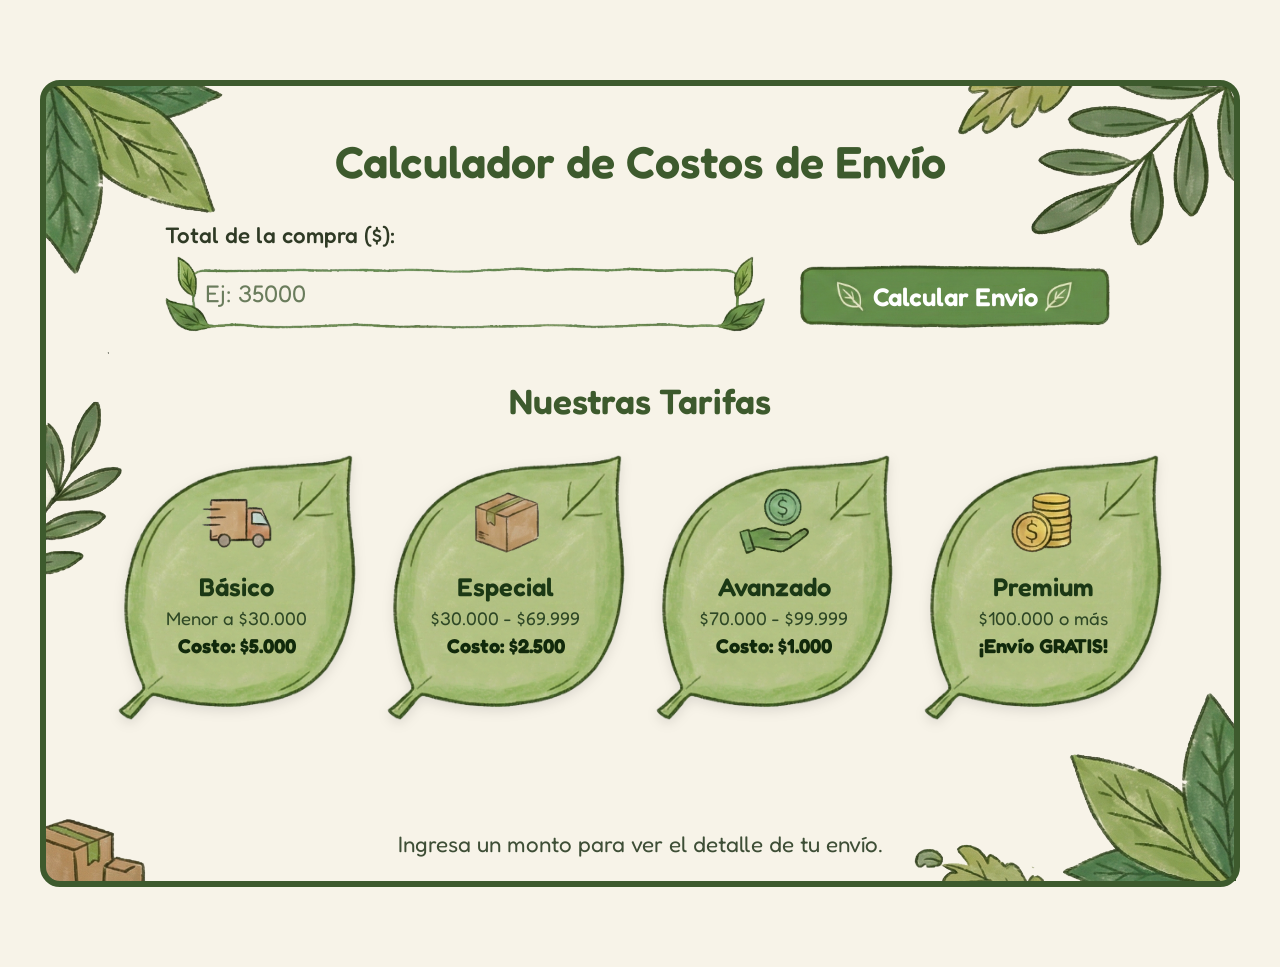
<file: m4c2._ejercicio_asincronico/index.html>
<!DOCTYPE html>
<html lang="es">

<head>
    <meta charset="UTF-8">
    <meta name="viewport" content="width=device-width, initial-scale=1.0">
    <title>Calculador de Costo de Envío</title>
    <link rel="stylesheet" href="assets/css/styles.css">
</head>

<body>
    <main class="container">
        <!-- Decoración interior del marco -->
        <img src="assets/img/Decoracion Marco.png" alt="" class="decor-marco">

        <h1>Calculador de Costos de Envío</h1>

        <section class="calculator-card">
            <div class="input-container">
                <label for="totalCompra">Total de la compra ($):</label>
                <div class="input-group">
                    <img src="assets/img/Barra1.png" alt="Decoration" class="decoration-bar">
                    <input type="number" id="totalCompra" placeholder="Ej: 35000" min="0">
                </div>
            </div>
            <div class="button-container">
                <button id="btnCalcular" class="calc-btn">
                    <img src="assets/img/Barra2.png" alt="Button decoration" class="btn-bg">
                    <span class="btn-text">Calcular Envío</span>
                </button>
            </div>
        </section>

        <section class="shipping-rules">
            <h2>Nuestras Tarifas</h2>
            <div class="rule-grid">
                <div class="rule-item" id="rule-a">
                    <img src="assets/img/Icon1.png" alt="Camión" class="rule-icon">
                    <div class="rule-content">
                        <h3>Básico</h3>
                        <p>Menor a $30.000</p>
                        <span>Costo: $5.000</span>
                    </div>
                </div>
                <div class="rule-item" id="rule-b">
                    <img src="assets/img/Icon2.png" alt="Caja" class="rule-icon">
                    <div class="rule-content">
                        <h3>Especial</h3>
                        <p>$30.000 - $69.999</p>
                        <span>Costo: $2.500</span>
                    </div>
                </div>
                <div class="rule-item" id="rule-c">
                    <img src="assets/img/Icon3.png" alt="Mano con moneda" class="rule-icon">
                    <div class="rule-content">
                        <h3>Avanzado</h3>
                        <p>$70.000 - $99.999</p>
                        <span>Costo: $1.000</span>
                    </div>
                </div>
                <div class="rule-item" id="rule-d">
                    <img src="assets/img/Icon4.png" alt="Monedas" class="rule-icon">
                    <div class="rule-content">
                        <h3>Premium</h3>
                        <p>$100.000 o más</p>
                        <span>¡Envío GRATIS!</span>
                    </div>
                </div>
            </div>
        </section>

        <section id="resultado" class="result-display">
            <p>Ingresa un monto para ver el detalle de tu envío.</p>
        </section>
    </main>

    <script src="assets/js/envioGratis.js"></script>
</body>

</html>
</file>
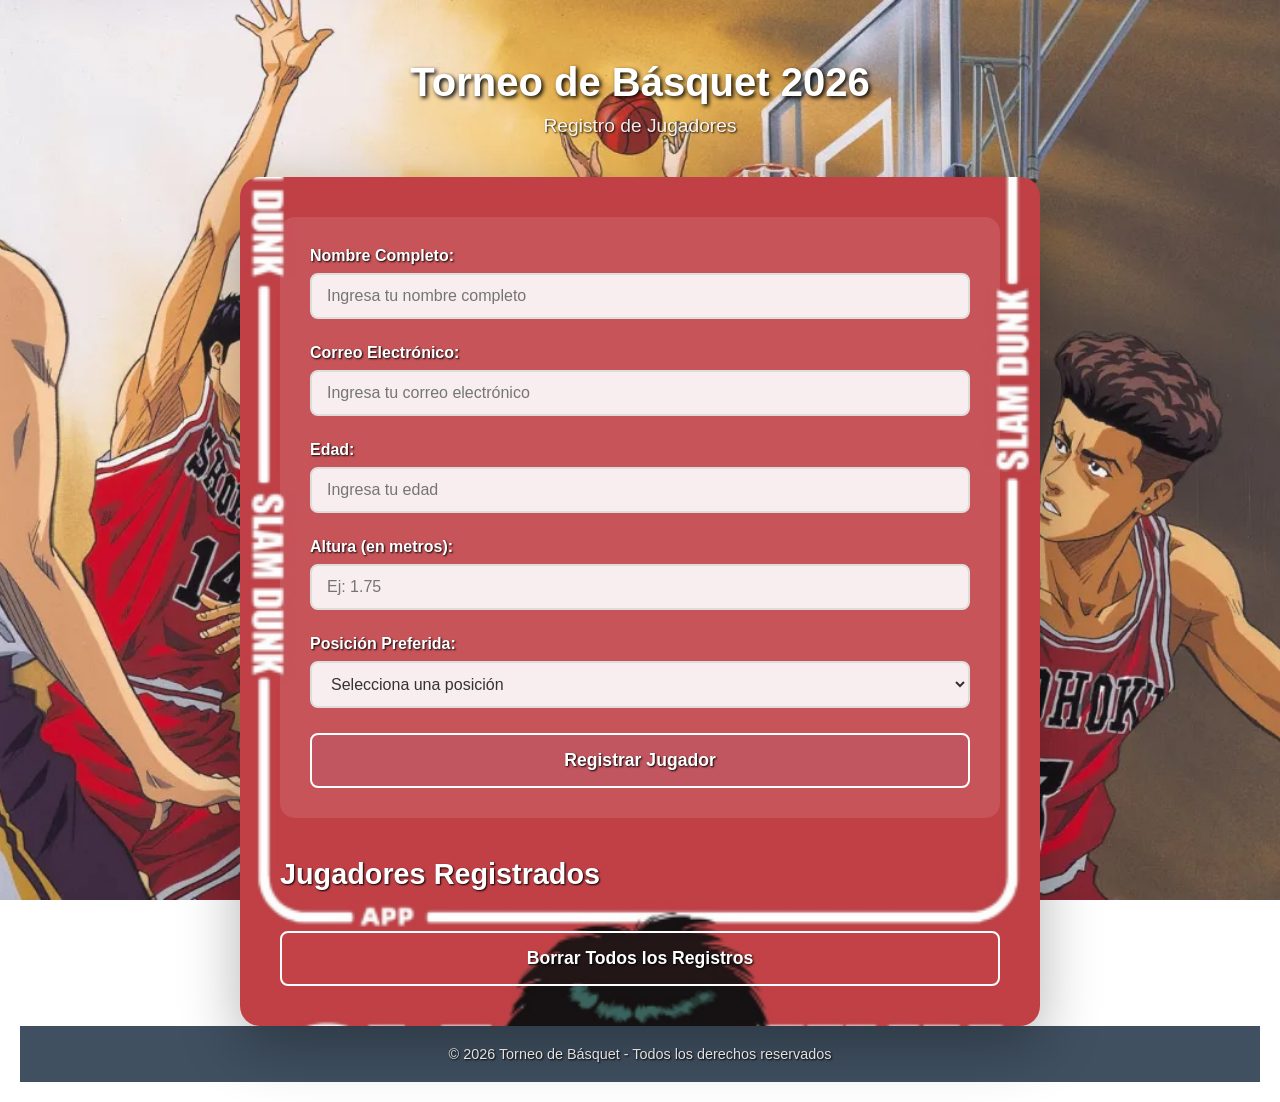
<file: M4C5_javascript/index.html>
<!DOCTYPE html>
<html lang="es">
<head>
    <meta charset="UTF-8">
    <meta name="viewport" content="width=device-width, initial-scale=1.0">
    <title>Registro Torneo de Básquet</title>
    <link rel="stylesheet" href="assets/css/style.css">
</head>
<body>
    <audio id="audio1" autoplay>
        <source src="https://res.cloudinary.com/dhgifjpkh/video/upload/v1771546459/SLAM_DUNK_xdelaa.mp3" type="audio/mpeg">
    </audio>
    <audio id="audio2">
        <source src="https://res.cloudinary.com/dhgifjpkh/video/upload/v1771547775/Slam_Dunk_-_Ending_latino_HD_hx0bck.mp3" type="audio/mpeg">
    </audio>

    <header>
        <h1>Torneo de Básquet 2026</h1>
        <p>Registro de Jugadores</p>
    </header>

    <div class="container">
        <div class="fondo-slider" id="fondo1"></div>
        <div class="fondo-slider" id="fondo2"></div>
        <div class="contenido">
            <form id="registroForm">
                <div class="form-group">
                    <label for="nombre">Nombre Completo:</label>
                    <input type="text" id="nombre" name="nombre" placeholder="Ingresa tu nombre completo" required>
                </div>

                <div class="form-group">
                    <label for="email">Correo Electrónico:</label>
                    <input type="email" id="email" name="email" placeholder="Ingresa tu correo electrónico" required>
                </div>

                <div class="form-group">
                    <label for="edad">Edad:</label>
                    <input type="number" id="edad" name="edad" min="1" max="100" placeholder="Ingresa tu edad" required>
                </div>

                <div class="form-group">
                    <label for="altura">Altura (en metros):</label>
                    <input type="number" id="altura" name="altura" min="0.5" max="3" step="0.01" placeholder="Ej: 1.75" required>
                </div>

                <div class="form-group">
                    <label for="posicion">Posición Preferida:</label>
                    <select id="posicion" name="posicion" required>
                        <option value="">Selecciona una posición</option>
                        <option value="Base">Base (Point Guard)</option>
                        <option value="Escolta">Escolta (Shooting Guard)</option>
                        <option value="Alero">Alero (Small Forward)</option>
                        <option value="Ala-Pivot">Ala-Pívot (Power Forward)</option>
                        <option value="Pivot">Pívot (Center)</option>
                    </select>
                </div>

                <button type="submit" class="btn-submit">Registrar Jugador</button>
            </form>

            <div id="mensaje" class="mensaje"></div>

            <div id="listaJugadores" class="lista-jugadores">
                <h2>Jugadores Registrados</h2>
                <div id="jugadoresContainer"></div>
                <button type="button" class="btn-clear" onclick="limpiarRegistros()">Borrar Todos los Registros</button>
            </div>
            </div>
        </div>
    </div>

    <footer>
        <p>&copy; 2026 Torneo de Básquet - Todos los derechos reservados</p>
    </footer>

   <script src="assets/js/requisitos.js"></script>
</body>
</html>
</file>
<file: m4c2._ejercicio_asincronico/assets/css/styles.css>
@import url('https://fonts.googleapis.com/css2?family=Fredoka:wght@400;500;600;700&display=swap');

* {
    box-sizing: border-box;
    font-family: 'Fredoka', 'Segoe UI', system-ui, sans-serif;
    margin: 0;
    padding: 0;
}

body {
    background-color: #f7f3e8;
    background-image: url("https://www.transparenttextures.com/patterns/cream-paper.png");
    color: #3e4e36;
    display: flex;
    flex-direction: column;
    align-items: center;
    min-height: 100vh;
    padding: 2rem;
    overflow-x: hidden;
}

.container {
    width: 100%;
    max-width: 1200px;
    padding: 3rem 4rem 10rem 4rem;
    /* Aumentado padding inferior a 8rem */
    margin: 3rem auto;
    border: 6px solid #3d5a2d;
    /* Línea verde */
    border-radius: 20px;
    position: relative;
    /* Restableciendo la posición relativa para ubicar de forma absoluta .result-display si es necesario */
}

/* Decoración interior del marco */
.decor-marco {
    position: absolute;
    top: 0px;
    left: 0px;
    width: calc(101% - 10px);
    height: calc(101.3% - 10px);
    object-fit: fill;
    /* Para que se estire y cubra los bordes internos */
    z-index: -1;
    pointer-events: none;
    mix-blend-mode: multiply;
    /* Por si la imagen tiene fondo blanco */
}

/* Headings */
h1 {
    text-align: center;
    font-size: 2.8rem;
    color: #3d5a2d;
    /* Matching image dark green */
    margin-bottom: 2rem;
    font-weight: 600;
}

h2 {
    text-align: center;
    color: #3d5a2d;
    font-size: 2.2rem;
    margin-top: 1rem;
    margin-bottom: 2rem;
    font-weight: 600;
}

/* Calculator Section */
.calculator-card {
    display: flex;
    flex-direction: row;
    align-items: flex-end;
    /* Align bottom edge of input group and button */
    justify-content: center;
    gap: 30px;
    margin-bottom: 3rem;
    flex-wrap: wrap;
}

.input-container {
    display: flex;
    flex-direction: column;
    align-items: flex-start;
}

.input-container label {
    font-size: 1.4rem;
    color: #2f3a25;
    margin-bottom: 8px;
    font-weight: 500;
}

.input-group,
.calc-btn {
    position: relative;
    display: inline-flex;
    align-items: center;
    justify-content: center;
    border: none;
    background: none;
    padding: 0;
}

.decoration-bar {
    width: 600px;
    height: auto;
    display: block;
}

.input-group input {
    position: absolute;
    top: 50%;
    left: 40px;
    transform: translateY(-50%);
    width: calc(100% - 80px);
    height: 60%;
    font-size: 1.5rem;
    border: none;
    background: transparent;
    color: #3d5a2d;
    outline: none;
    z-index: 2;
}

/* Chrome, Safari, Edge, Opera */
input::-webkit-outer-spin-button,
input::-webkit-inner-spin-button {
    -webkit-appearance: none;
    appearance: none;
    margin: 0;
}

/* Firefox */
input[type=number] {
    -moz-appearance: textfield;
    appearance: textfield;
}

input::placeholder {
    color: #6a7c5c;
}

.button-container {
    display: flex;
    align-items: center;
}

.calc-btn {
    cursor: pointer;
    transition: transform 0.2s, filter 0.2s;
}

.btn-bg {
    width: 320px;
    height: auto;
    display: block;
}

.btn-text {
    position: absolute;
    top: 50%;
    left: 50%;
    transform: translate(-50%, -50%);
    font-size: 1.6rem;
    font-weight: 600;
    color: #fff;
    z-index: 2;
    white-space: nowrap;
}

.calc-btn:hover {
    transform: scale(1.02);
    filter: brightness(1.05);
}

/* Shipping Rules Grid */
.rule-grid {
    display: grid;
    grid-template-columns: repeat(4, 1fr);
    gap: 15px;
    justify-items: center;
}

.rule-item {
    position: relative;
    width: 100%;
    max-width: 280px;
    aspect-ratio: 0.95 / 1;
    background-image: url('../img/Hoja.png');
    background-size: 100% 100%;
    background-repeat: no-repeat;
    background-position: center;
    display: flex;
    flex-direction: column;
    align-items: center;
    justify-content: center;
    padding: 0px 10px 30px 10px;
    text-align: center;
    transition: transform 0.3s ease;
    filter: drop-shadow(0 4px 6px rgba(0, 0, 0, 0.1));
}

.rule-item:hover {
    transform: translateY(-5px);
}

.rule-icon {
    width: 70px;
    height: auto;
    margin-bottom: 10px;
}

.rule-content h3 {
    margin: 5px 0;
    font-size: 1.6rem;
    color: #1b3815;
    font-weight: 600;
}

.rule-content p {
    font-size: 1.15rem;
    margin-bottom: 5px;
    color: #2e4725;
}

.rule-content span {
    display: block;
    font-weight: 700;
    color: #11290b;
    font-size: 1.25rem;
}

/* Active State Styles */
.rule-item.active-rule {
    transform: scale(1.05);
    filter: drop-shadow(0 8px 12px rgba(0, 0, 0, 0.2));
}

/* Responsive Grid */
@media (max-width: 1200px) {
    .rule-grid {
        gap: 10px;
    }

    .decoration-bar {
        width: 500px;
    }
}

@media (max-width: 992px) {
    .rule-grid {
        grid-template-columns: repeat(2, 1fr);
        gap: 30px;
    }

    .calculator-card {
        flex-direction: column;
        align-items: center;
    }

    .input-container {
        align-items: center;
        width: 100%;
    }

    .decoration-bar {
        width: 100%;
        max-width: 600px;
    }
}

@media (max-width: 576px) {
    .rule-grid {
        grid-template-columns: 1fr;
    }

    .input-group,
    .btn-bg {
        width: 100%;
    }

    .btn-bg {
        max-width: 320px;
    }
}

/* Result Display */
.result-display {
    position: absolute;
    bottom: 1.5rem;
    left: 0;
    width: 100%;
    padding: 0 4rem;
    text-align: center;
    font-size: 1.4rem;
    color: #3e4e36;
}
</file>
<file: M4C5_javascript/assets/css/style.css>
/* Reset y estilos base */
* {
    margin: 0;
    padding: 0;
    box-sizing: border-box;
}

body {
    font-family: 'Segoe UI', Tahoma, Geneva, Verdana, sans-serif;
    background: linear-gradient(135deg, #667eea 0%, #764ba2 100%);
    background-image: url('../img/slam-dunk-portada.webp');
    background-size: cover;
    background-position: center;
    background-attachment: fixed;
    min-height: 100vh;
    padding: 20px;
    color: white;
    text-shadow: 1px 1px 2px black;
}

.container {
    max-width: 800px;
    margin: 0 auto;
    background: transparent;
    border-radius: 20px;
    box-shadow: 0 20px 60px rgba(0, 0, 0, 0.3);
    overflow: hidden;
    position: relative;
}

.fondo-slider {
    position: absolute;
    top: 0;
    left: 0;
    width: 100%;
    height: 100%;
    background-size: cover;
    background-position: center;
    z-index: 1;
}

#fondo1 {
    transition: opacity 1.5s ease-in-out;
}

#fondo2 {
    transition: opacity 1.5s ease-in-out;
}

.contenido {
    position: relative;
    z-index: 2;
    padding: 40px;
    background: rgba(255, 255, 255, 0.05);
}

/* Header */
header {
    color: white;
    text-align: center;
    padding: 40px 20px;
    background: transparent;
}

header h1 {
    font-size: 2.5em;
    margin-bottom: 10px;
    color: white;
    text-shadow: 2px 2px 4px black;
}

header p {
    font-size: 1.2em;
    color: white;
    text-shadow: 1px 1px 2px black;
    opacity: 0.9;
}

/* Main Content */
main {
    padding: 40px;
}

/* Form */
#registroForm {
    background: rgba(255, 255, 255, 0.1);
    padding: 30px;
    border-radius: 15px;
    margin-bottom: 30px;
}

.form-group {
    margin-bottom: 25px;
}

.form-group label {
    display: block;
    font-weight: 600;
    margin-bottom: 8px;
    color: white;
    text-shadow: 1px 1px 2px black;
    font-size: 1em;
}

.form-group input,
.form-group select {
    width: 100%;
    padding: 12px 15px;
    border: 2px solid #ddd;
    border-radius: 8px;
    font-size: 1em;
    transition: all 0.3s ease;
    background: rgba(255, 255, 255, 0.9);
    color: #333;
}

.form-group input:focus,
.form-group select:focus {
    outline: none;
    border-color: #667eea;
    box-shadow: 0 0 0 3px rgba(102, 126, 234, 0.1);
}

.btn-submit {
    width: 100%;
    padding: 15px;
    background: rgba(102, 126, 234, 0.05);
    color: white;
    text-shadow: 1px 1px 2px black;
    border: 2px solid white;
    border-radius: 8px;
    font-size: 1.1em;
    font-weight: 600;
    cursor: pointer;
    transition: transform 0.2s ease, box-shadow 0.2s ease;
}

.btn-submit:hover {
    transform: translateY(-2px);
    box-shadow: 0 5px 15px rgba(102, 126, 234, 0.4);
    background: rgba(102, 126, 234, 0.2);
}

.btn-submit:active {
    transform: translateY(0);
}

.btn-clear {
    width: 100%;
    padding: 15px;
    background: rgba(255, 107, 107, 0.05);
    color: white;
    text-shadow: 1px 1px 2px black;
    border: 2px solid white;
    border-radius: 8px;
    font-size: 1.1em;
    font-weight: 600;
    cursor: pointer;
    transition: transform 0.2s ease, box-shadow 0.2s ease;
    margin-top: 20px;
}

.btn-clear:hover {
    transform: translateY(-2px);
    box-shadow: 0 5px 15px rgba(238, 90, 90, 0.4);
    background: rgba(255, 107, 107, 0.2);
}

.btn-clear:active {
    transform: translateY(0);
}

/* Mensajes */
.mensaje {
    padding: 15px 20px;
    border-radius: 8px;
    margin-bottom: 20px;
    font-weight: 500;
    display: none;
    animation: slideIn 0.3s ease;
    width: 90%;
    max-width: 700px;
    margin-left: auto;
    margin-right: auto;
    z-index: 9999;
    position: fixed;
    top: 50%;
    left: 50%;
    transform: translate(-50%, -50%);
    box-shadow: 0 10px 30px rgba(0, 0, 0, 0.5);
}

.mensaje.show {
    display: block;
}

.mensaje.exito {
    background: rgba(40, 167, 69, 0.9);
    color: white;
    text-shadow: 1px 1px 2px black;
    border: 2px solid white;
}

.mensaje.error {
    background: rgba(220, 53, 69, 0.9);
    color: white;
    text-shadow: 1px 1px 2px black;
    border: 2px solid white;
}

.mensaje.info {
    background: rgba(0, 123, 255, 0.9);
    color: white;
    text-shadow: 1px 1px 2px black;
    border: 2px solid white;
}

/* Lista de Jugadores */
.lista-jugadores {
    margin-top: 40px;
}

.lista-jugadores h2 {
    color: white;
    text-shadow: 1px 1px 2px black;
    margin-bottom: 20px;
    font-size: 1.8em;
}

#jugadoresContainer {
    display: grid;
    gap: 15px;
}

.jugador-card {
    background: rgba(255, 255, 255, 0.1);
    padding: 20px;
    border-radius: 12px;
    border: 2px solid rgba(255, 255, 255, 0.6);
    border-left: 5px solid #667eea;
    transition: transform 0.2s ease, box-shadow 0.2s ease;
}

.jugador-card:hover {
    transform: translateX(5px);
    box-shadow: 0 5px 15px rgba(0, 0, 0, 0.1);
}

.jugador-card h3 {
    color: white;
    text-shadow: 1px 1px 2px black;
    margin-bottom: 10px;
    font-size: 1.3em;
}

.jugador-info {
    display: grid;
    grid-template-columns: repeat(auto-fit, minmax(150px, 1fr));
    gap: 10px;
    margin-top: 10px;
}

.info-item {
    display: flex;
    align-items: center;
    gap: 5px;
    color: white;
    text-shadow: 1px 1px 2px black;
}

.info-item strong {
    color: white;
    text-shadow: 1px 1px 2px black;
}

.info-item span {
    color: white;
    text-shadow: 1px 1px 2px black;
}

.estado {
    display: inline-block;
    padding: 5px 15px;
    border-radius: 20px;
    font-size: 0.9em;
    font-weight: 600;
    margin-top: 10px;
}

.card-actions {
    display: flex;
    justify-content: space-between;
    align-items: center;
    margin-top: 10px;
}

.btn-eliminar {
    padding: 5px 15px;
    border-radius: 20px;
    font-size: 0.9em;
    font-weight: 600;
    cursor: pointer;
    background: #dc3545;
    color: white;
    border: none;
    transition: transform 0.2s ease, box-shadow 0.2s ease;
}

.btn-eliminar:hover {
    transform: scale(1.05);
    box-shadow: 0 3px 10px rgba(220, 53, 69, 0.5);
}

.estado.aceptado {
    background: #28a745;
    color: white;
}

.estado.rechazado {
    background: #dc3545;
    color: white;
}

/* Footer */
footer {
    background: rgba(44, 62, 80, 0.9);
    color: white;
    text-shadow: 1px 1px 2px black;
    text-align: center;
    padding: 20px;
    font-size: 0.9em;
}

/* Animaciones */
@keyframes slideIn {
    from {
        opacity: 0;
        transform: translateY(-10px);
    }
    to {
        opacity: 1;
        transform: translateY(0);
    }
}

/* Responsive */
@media (max-width: 600px) {
    header h1 {
        font-size: 2em;
    }
    
    main {
        padding: 20px;
    }
    
    #registroForm {
        padding: 20px;
    }
    
    .jugador-info {
        grid-template-columns: 1fr;
    }
}
</file>
